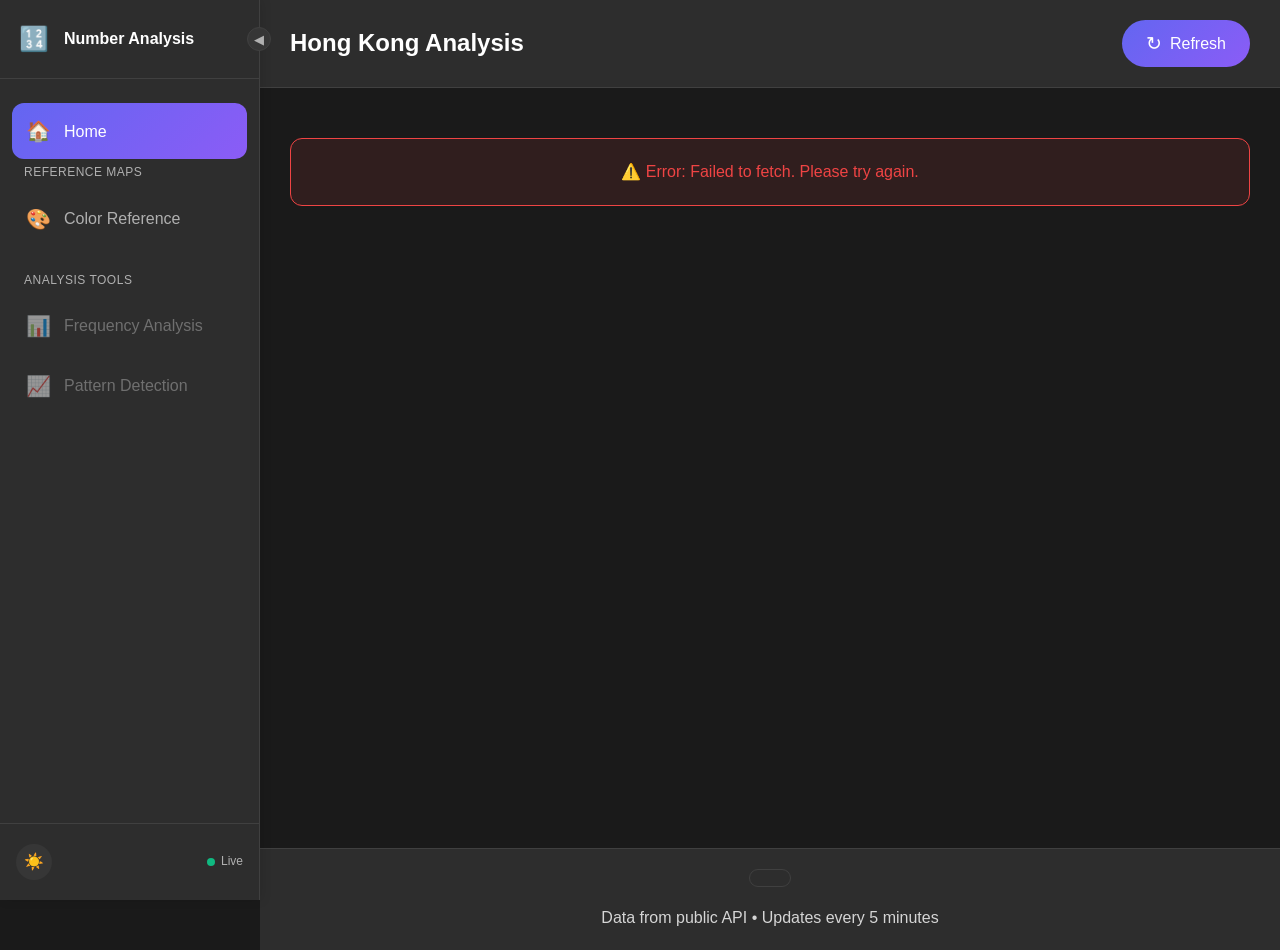
<file: index.html>
<!DOCTYPE html>
<html lang="en">
<head>
    <meta charset="UTF-8">
    <meta name="viewport" content="width=device-width, initial-scale=1.0">
    <title>Number Analysis - Hong Kong</title>
    
    <!-- Global styles -->
    <link rel="stylesheet" href="css/style.css">
    <link rel="stylesheet" href="css/sidebar.css">
    <link rel="stylesheet" href="css/index.css">
</head>
<body>
    <div class="app-container">
        <!-- Sidebar -->
        <aside class="sidebar" id="sidebar">
            <div class="sidebar-header">
                <div class="logo">🔢</div>
                <div class="sidebar-title">Number Analysis</div>
                <button class="sidebar-toggle" id="sidebarToggle">◀</button>
            </div>
            
            <nav class="sidebar-nav">
                <a href="index.html" class="nav-item active">
                    <span class="nav-icon">🏠</span>
                    <span class="nav-text">Home</span>
                </a>
                
                <div class="nav-section">
                    <div class="nav-section-title">Reference Maps</div>
                    <a href="color-map.html" class="nav-item">
                        <span class="nav-icon">🎨</span>
                        <span class="nav-text">Color Reference</span>
                    </a>
                </div>
                
                <div class="nav-section">
                    <div class="nav-section-title">Analysis Tools</div>
                    <a href="#" class="nav-item disabled">
                        <span class="nav-icon">📊</span>
                        <span class="nav-text">Frequency Analysis</span>
                    </a>
                    <a href="#" class="nav-item disabled">
                        <span class="nav-icon">📈</span>
                        <span class="nav-text">Pattern Detection</span>
                    </a>
                </div>
            </nav>
            
            <div class="sidebar-footer">
                <div class="theme-toggle-mini" id="themeToggleMini">
                    <span class="theme-icon">🌙</span>
                </div>
                <div class="data-status" id="dataStatus">
                    <span class="status-dot"></span>
                    Live
                </div>
            </div>
        </aside>

        <!-- Main Content -->
        <main class="main-content" id="mainContent">
            <header class="content-header">
                <button class="mobile-menu-btn" id="mobileMenuBtn">☰</button>
                <h1 class="page-title">Hong Kong Analysis</h1>
                <div class="header-actions">
                    <button class="refresh-btn" id="refreshBtn">
                        <span class="refresh-icon">↻</span>
                        Refresh
                    </button>
                </div>
            </header>

            <div class="content-body">
                <div class="home-container">
                    <!-- Loading State -->
                    <div id="loading" class="loading-state">
                        <div class="spinner"></div>
                        <p>Loading data...</p>
                    </div>

                    <!-- Error State -->
                    <div id="error" class="error-state" style="display: none;"></div>

                    <!-- Main Content -->
                    <div id="content" style="display: none;">
                        <!-- Top Row: Latest Draw + Quick Stats -->
                        <div class="top-row">
                            <!-- Latest Draw Section -->
                            <section class="latest-draw-section">
                                <h2 class="section-title">📅 Latest Draw</h2>
                                <div id="latestDraw"></div>
                            </section>

                            <!-- Quick Stats Section -->
                            <section class="latest-draw-section">
                                <h2 class="section-title">📊 Quick Stats</h2>
                                <div class="quick-stats-grid" id="quickStats"></div>
                            </section>
                        </div>

                        <!-- Query Section -->
                        <section class="query-section">
                            <h2 class="section-title">🔍 Query Historical Draws</h2>
                            
                            <!-- Query Type Selector -->
                            <div class="query-type-selector">
                                <label class="query-option">
                                    <input type="radio" name="queryType" value="single" checked>
                                    <span>Single Draw</span>
                                </label>
                                <label class="query-option">
                                    <input type="radio" name="queryType" value="range">
                                    <span>Date Range</span>
                                </label>
                                <label class="query-option">
                                    <input type="radio" name="queryType" value="recent">
                                    <span>Most Recent</span>
                                </label>
                            </div>

                            <!-- Query Inputs -->
                            <div class="query-inputs">
                                <!-- Single Draw Input -->
                                <div class="input-group" id="singleInput">
                                    <label>Draw Number:</label>
                                    <input type="text" id="drawNumber" placeholder="e.g., 2026028">
                                </div>

                                <!-- Date Range Input (hidden by default) -->
                                <div class="input-group" id="rangeInput" style="display: none;">
                                    <label>Date Range:</label>
                                    <div class="date-range">
                                        <input type="date" id="dateFrom">
                                        <span>to</span>
                                        <input type="date" id="dateTo">
                                    </div>
                                </div>

                                <!-- Recent Draws Input (hidden by default) -->
                                <div class="input-group" id="recentInput" style="display: none;">
                                    <label>Number of draws:</label>
                                    <div class="slider-group">
                                        <input type="range" id="recentSlider" min="1" max="50" value="5">
                                        <span class="slider-value" id="recentValue">5</span>
                                    </div>
                                </div>
                            </div>

                            <!-- Action Buttons -->
                            <div class="query-actions">
                                <button class="btn btn-primary" id="searchBtn">🔍 Search</button>
                                <button class="btn btn-secondary" id="clearBtn">✕ Clear</button>
                            </div>
                        </section>

                        <!-- Special Filters Section -->
                        <section class="special-filters">
                            <h2 class="section-title">⭐ Special Filters</h2>
                            <div class="filters-grid">
                                <div class="filter-chip" data-filter="snowball">
                                    <span class="chip-icon">🏆</span>
                                    <span>Snowball Draws</span>
                                </div>
                                <div class="filter-chip" data-filter="jackpot">
                                    <span class="chip-icon">🎯</span>
                                    <span>Jackpot Rounds</span>
                                </div>
                                <div class="filter-chip" data-filter="high-payout">
                                    <span class="chip-icon">📈</span>
                                    <span>High Payout</span>
                                </div>
                                <div class="filter-chip" data-filter="festival">
                                    <span class="chip-icon">🎪</span>
                                    <span>Festival Specials</span>
                                </div>
                                <div class="filter-chip" data-filter="new-year">
                                    <span class="chip-icon">✨</span>
                                    <span>New Year Special</span>
                                </div>
                            </div>
                        </section>

                        <!-- Results Section -->
                        <section class="results-section">
                            <div class="results-header">
                                <h2 class="section-title">📋 Results</h2>
                                <span class="results-count" id="resultsCount">Loading...</span>
                            </div>
                            
                            <div class="results-grid" id="resultsGrid"></div>
                            
                            <!-- Pagination -->
                            <div class="pagination">
                                <button class="pagination-btn" id="prevPage" disabled>← Previous</button>
                                <span class="page-info" id="pageInfo">Page 1 of 1</span>
                                <button class="pagination-btn" id="nextPage" disabled>Next →</button>
                            </div>
                        </section>
                    </div>
                </div>
            </div>

            <footer class="content-footer">
                <div id="lastUpdated" class="last-updated"></div>
                <p class="footer-note">Data from public API • Updates every 5 minutes</p>
            </footer>
        </main>
    </div>

    <!-- Core functionality -->
    <script src="js/core.js"></script>
    <!-- Home page specific JavaScript -->
    <script src="js/index.js"></script>
</body>
</html>
</file>
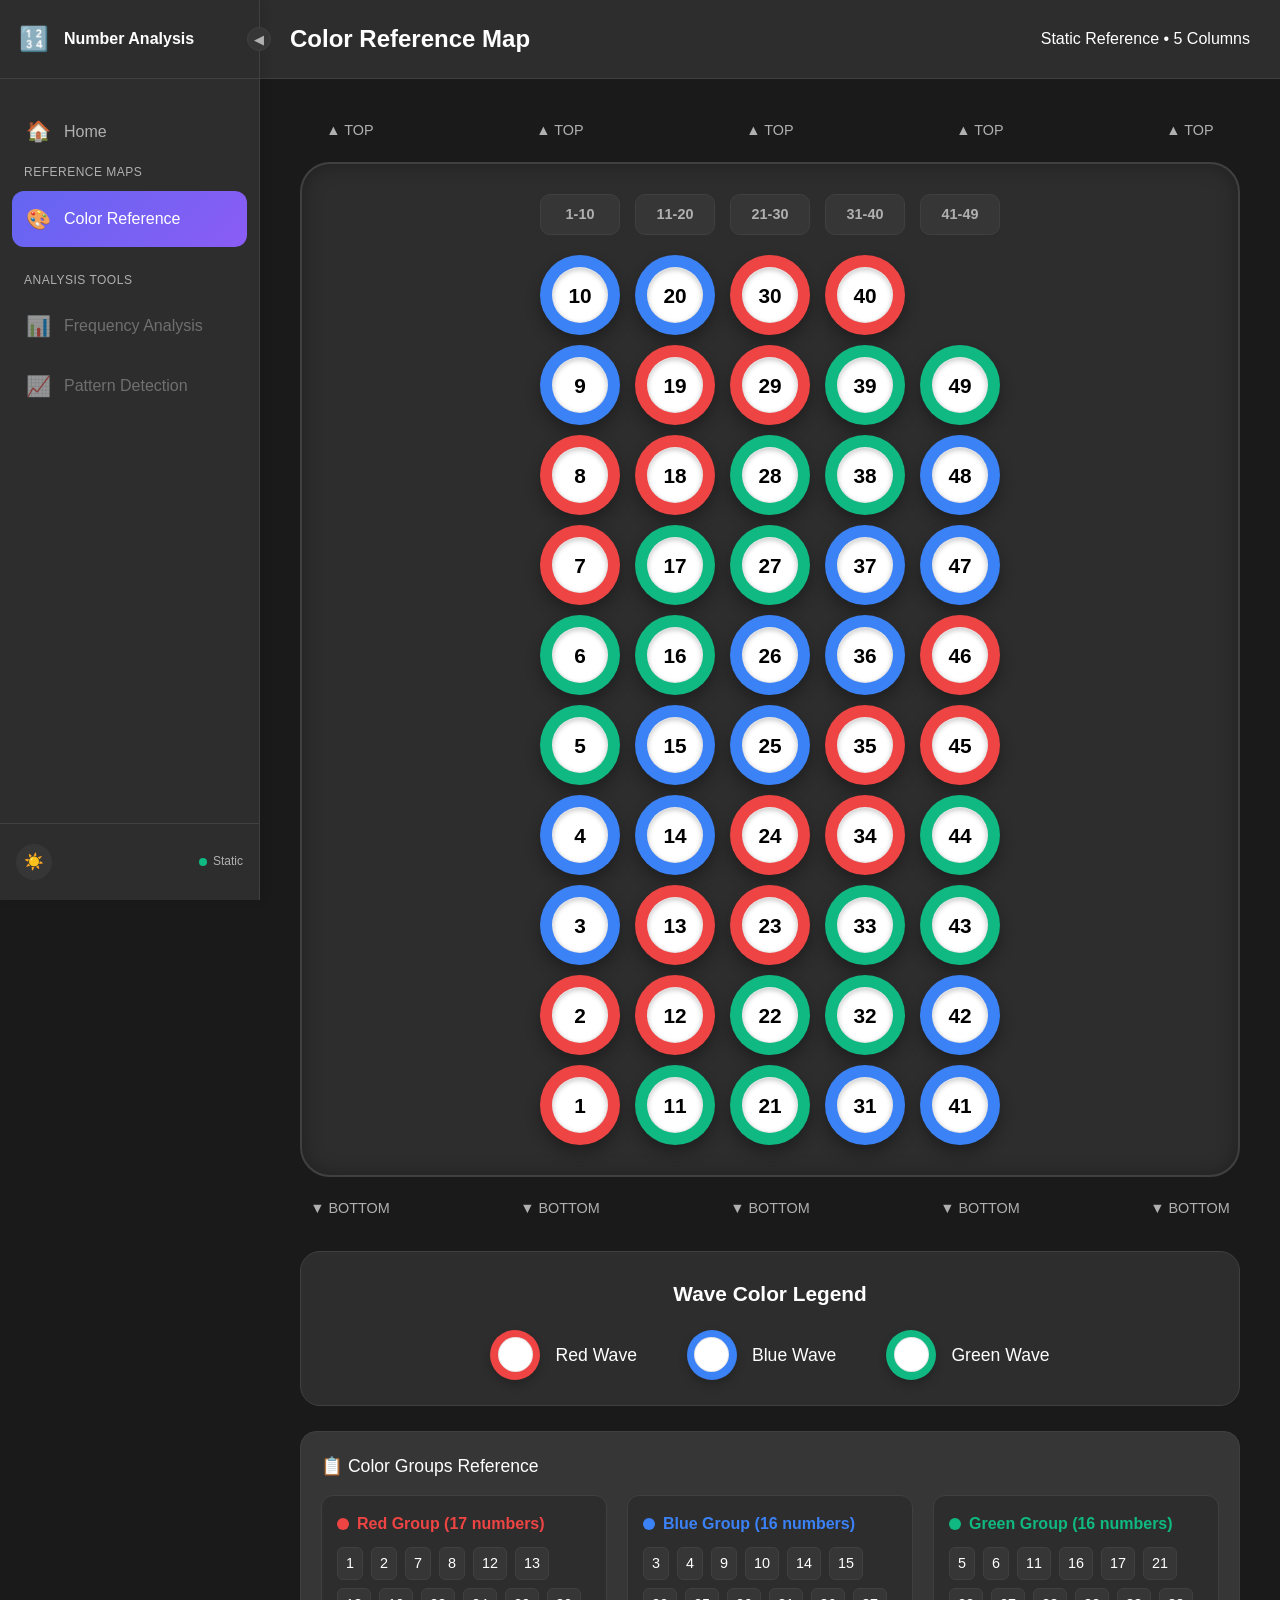
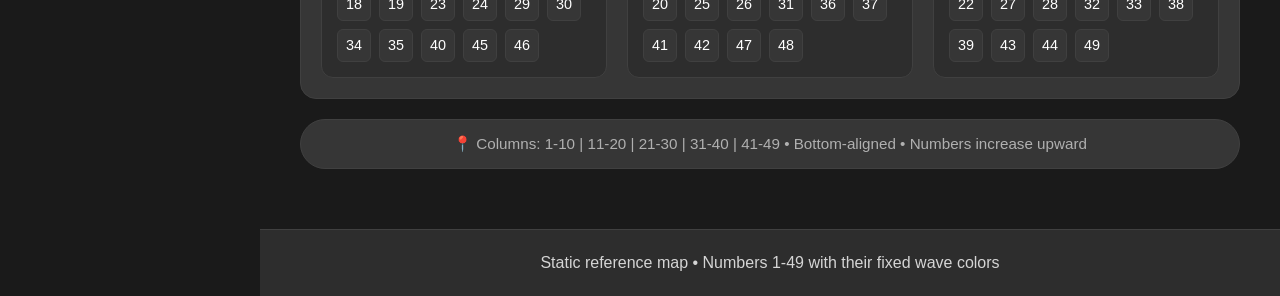
<file: color-map.html>
<!DOCTYPE html>
<html lang="en">
<head>
    <meta charset="UTF-8">
    <meta name="viewport" content="width=device-width, initial-scale=1.0">
    <title>Number Analysis - Color Reference</title>
    
    <!-- Global styles (themes, base, utilities) -->
    <link rel="stylesheet" href="css/style.css">
    <!-- Consistent sidebar across all pages -->
    <link rel="stylesheet" href="css/sidebar.css">
    <!-- Color map specific styles -->
    <link rel="stylesheet" href="css/color-map.css">
</head>
<body>
    <div class="app-container">
        <!-- Sidebar - same structure across all pages -->
        <aside class="sidebar" id="sidebar">
            <div class="sidebar-header">
                <div class="logo">🔢</div>
                <div class="sidebar-title">Number Analysis</div>
                <button class="sidebar-toggle" id="sidebarToggle">◀</button>
            </div>
            
        <nav class="sidebar-nav">
            <a href="index.html" class="nav-item">
                <span class="nav-icon">🏠</span>
                <span class="nav-text">Home</span>
            </a>
            
            <div class="nav-section">
                <div class="nav-section-title">Reference Maps</div>
                <a href="color-map.html" class="nav-item active">
                    <span class="nav-icon">🎨</span>
                    <span class="nav-text">Color Reference</span>
                </a>
            </div>
            
            <div class="nav-section">
                <div class="nav-section-title">Analysis Tools</div>
                <a href="#" class="nav-item disabled">
                    <span class="nav-icon">📊</span>
                    <span class="nav-text">Frequency Analysis</span>
                </a>
                <a href="#" class="nav-item disabled">
                    <span class="nav-icon">📈</span>
                    <span class="nav-text">Pattern Detection</span>
                </a>
            </div>
        </nav>
            
            <div class="sidebar-footer">
                <div class="theme-toggle-mini" id="themeToggleMini">
                    <span class="theme-icon">🌙</span>
                </div>
                <div class="data-status" id="dataStatus">
                    <span class="status-dot"></span>
                    Static
                </div>
            </div>
        </aside>

        <!-- Main Content -->
        <main class="main-content" id="mainContent">
            <header class="content-header">
                <button class="mobile-menu-btn" id="mobileMenuBtn">☰</button>
                <h1 class="page-title">Color Reference Map</h1>
                <div class="header-actions">
                    <span class="badge">Static Reference • 5 Columns</span>
                </div>
            </header>

            <div class="content-body">
                <div class="color-map-container">
                    <!-- Loading State -->
                    <div id="loading" class="loading-state">
                        <div class="spinner"></div>
                        <p>Loading color map...</p>
                    </div>

                    <!-- Error State -->
                    <div id="error" class="error-state" style="display: none;"></div>

                    <!-- Main Content -->
                    <div id="content" style="display: none;">
                        <!-- Top marker -->
                        <div class="marker-row top-marker">
                            <span>▲ TOP</span>
                            <span>▲ TOP</span>
                            <span>▲ TOP</span>
                            <span>▲ TOP</span>
                            <span>▲ TOP</span>
                        </div>
                        
                        <!-- Machine Display -->
                        <div class="machine-display" id="machineDisplay"></div>
                        
                        <!-- Bottom marker -->
                        <div class="marker-row bottom-marker">
                            <span>▼ BOTTOM</span>
                            <span>▼ BOTTOM</span>
                            <span>▼ BOTTOM</span>
                            <span>▼ BOTTOM</span>
                            <span>▼ BOTTOM</span>
                        </div>
                        
                        <!-- Legend Panel -->
                        <div class="legend-panel">
                            <div class="legend-title">Wave Color Legend</div>
                            <div class="legend-items">
                                <div class="legend-item">
                                    <div class="legend-ball" style="background: #ef4444">
                                        <div class="legend-inner"></div>
                                    </div>
                                    <span class="legend-text">Red Wave</span>
                                </div>
                                <div class="legend-item">
                                    <div class="legend-ball" style="background: #3b82f6">
                                        <div class="legend-inner"></div>
                                    </div>
                                    <span class="legend-text">Blue Wave</span>
                                </div>
                                <div class="legend-item">
                                    <div class="legend-ball" style="background: #10b981">
                                        <div class="legend-inner"></div>
                                    </div>
                                    <span class="legend-text">Green Wave</span>
                                </div>
                            </div>
                        </div>
                        
                        <!-- Color Groups Summary -->
                        <div class="color-summary" id="colorSummary"></div>
                        
                        <!-- Column Info -->
                        <div class="col-info">
                            <span>📍 Columns: 1-10 | 11-20 | 21-30 | 31-40 | 41-49 • Bottom-aligned • Numbers increase upward</span>
                        </div>
                    </div>
                </div>
            </div>

            <footer class="content-footer">
                <p class="footer-note">Static reference map • Numbers 1-49 with their fixed wave colors</p>
            </footer>
        </main>
    </div>

    <!-- Core functionality (shared across all pages) -->
    <script src="js/core.js"></script>
    <!-- Color map specific JavaScript -->
    <script src="js/color-map.js"></script>
</body>
</html>
</file>
<file: css/style.css>
/* Dark mode variables */
:root {
    --bg-primary: #1a1a1a;
    --bg-secondary: #2d2d2d;
    --bg-tertiary: #363636;
    --text-primary: #ffffff;
    --text-secondary: #b0b0b0;
    --accent-primary: #6366f1;
    --accent-secondary: #818cf8;
    --accent-gradient: linear-gradient(135deg, #6366f1, #8b5cf6);
    --border-color: #404040;
    --success-color: #10b981;
    --warning-color: #f59e0b;
    --error-color: #ef4444;
    --card-shadow: 0 10px 30px rgba(0, 0, 0, 0.3);
    --transition-speed: 0.3s;
}

/* Light mode variables */
[data-theme="light"] {
    --bg-primary: #f3f4f6;
    --bg-secondary: #ffffff;
    --bg-tertiary: #f9fafb;
    --text-primary: #111827;
    --text-secondary: #4b5563;
    --accent-primary: #4f46e5;
    --accent-secondary: #6366f1;
    --accent-gradient: linear-gradient(135deg, #4f46e5, #7c3aed);
    --border-color: #e5e7eb;
    --card-shadow: 0 10px 30px rgba(0, 0, 0, 0.1);
}

* {
    margin: 0;
    padding: 0;
    box-sizing: border-box;
}

body {
    font-family: -apple-system, BlinkMacSystemFont, 'Segoe UI', Roboto, sans-serif;
    background: var(--bg-primary);
    color: var(--text-primary);
    line-height: 1.6;
    transition: background-color var(--transition-speed), color var(--transition-speed);
    min-height: 100vh;
}

.container {
    max-width: 1400px;
    margin: 0 auto;
    padding: 20px;
}

/* Header Styles */
.header {
    background: var(--bg-secondary);
    border-radius: 24px;
    padding: 30px;
    margin-bottom: 30px;
    box-shadow: var(--card-shadow);
    border: 1px solid var(--border-color);
}

.header-content {
    display: flex;
    justify-content: space-between;
    align-items: center;
    margin-bottom: 15px;
    flex-wrap: wrap;
    gap: 20px;
}

.title {
    font-size: 2.5em;
    background: var(--accent-gradient);
    -webkit-background-clip: text;
    -webkit-text-fill-color: transparent;
    background-clip: text;
    font-weight: 700;
}

.header-controls {
    display: flex;
    gap: 15px;
    align-items: center;
}

.theme-toggle {
    background: var(--bg-tertiary);
    border: 1px solid var(--border-color);
    border-radius: 50%;
    width: 48px;
    height: 48px;
    cursor: pointer;
    display: flex;
    align-items: center;
    justify-content: center;
    font-size: 1.5em;
    transition: all var(--transition-speed);
}

.theme-toggle:hover {
    transform: rotate(15deg);
    border-color: var(--accent-primary);
}

.refresh-btn {
    background: var(--accent-gradient);
    color: white;
    border: none;
    padding: 12px 24px;
    border-radius: 30px;
    font-size: 1em;
    cursor: pointer;
    display: flex;
    align-items: center;
    gap: 8px;
    transition: transform var(--transition-speed), box-shadow var(--transition-speed);
    font-weight: 500;
}

.refresh-btn:hover {
    transform: translateY(-2px);
    box-shadow: 0 10px 20px rgba(99, 102, 241, 0.3);
}

.refresh-icon {
    font-size: 1.2em;
    transition: transform var(--transition-speed);
}

.refresh-btn:hover .refresh-icon {
    transform: rotate(180deg);
}

.subtitle {
    color: var(--text-secondary);
    font-size: 1.1em;
}

/* Content Grid */
.content-grid {
    display: grid;
    grid-template-columns: repeat(auto-fit, minmax(350px, 1fr));
    gap: 25px;
    animation: fadeIn 0.5s ease;
}

@keyframes fadeIn {
    from { opacity: 0; transform: translateY(20px); }
    to { opacity: 1; transform: translateY(0); }
}

/* Data Card */
.data-card {
    background: var(--bg-secondary);
    border-radius: 20px;
    padding: 25px;
    box-shadow: var(--card-shadow);
    border: 1px solid var(--border-color);
    transition: transform var(--transition-speed), box-shadow var(--transition-speed);
    animation: slideIn 0.5s ease;
}

@keyframes slideIn {
    from { opacity: 0; transform: translateX(-20px); }
    to { opacity: 1; transform: translateX(0); }
}

.data-card:hover {
    transform: translateY(-5px);
    box-shadow: 0 20px 40px rgba(0, 0, 0, 0.4);
}

.card-header {
    display: flex;
    justify-content: space-between;
    align-items: center;
    margin-bottom: 20px;
    padding-bottom: 15px;
    border-bottom: 2px solid var(--border-color);
}

.region-name {
    font-size: 1.4em;
    font-weight: 600;
    background: var(--accent-gradient);
    -webkit-background-clip: text;
    -webkit-text-fill-color: transparent;
    background-clip: text;
}

.draw-number {
    background: var(--bg-tertiary);
    padding: 6px 12px;
    border-radius: 20px;
    font-size: 0.9em;
    color: var(--text-secondary);
    border: 1px solid var(--border-color);
}

/* Numbers Grid */
.numbers-grid {
    display: grid;
    grid-template-columns: repeat(7, 1fr);
    gap: 10px;
    margin: 20px 0;
}

.number-ball {
    aspect-ratio: 1;
    border-radius: 50%;
    display: flex;
    flex-direction: column;
    align-items: center;
    justify-content: center;
    color: white;
    font-weight: bold;
    font-size: 1.2em;
    box-shadow: 0 5px 15px rgba(0, 0, 0, 0.3);
    position: relative;
    animation: popIn 0.5s ease;
    text-shadow: 0 2px 4px rgba(0, 0, 0, 0.3);
}

@keyframes popIn {
    0% { transform: scale(0); }
    80% { transform: scale(1.1); }
    100% { transform: scale(1); }
}

.number-ball small {
    font-size: 0.4em;
    margin-top: 2px;
    opacity: 0.9;
}

/* Stats Grid */
.stats-grid {
    display: grid;
    grid-template-columns: repeat(2, 1fr);
    gap: 12px;
    margin-top: 20px;
    padding-top: 20px;
    border-top: 2px solid var(--border-color);
}

.stat-item {
    background: var(--bg-tertiary);
    padding: 12px;
    border-radius: 12px;
    text-align: center;
    border: 1px solid var(--border-color);
}

.stat-label {
    color: var(--text-secondary);
    font-size: 0.85em;
    margin-bottom: 5px;
}

.stat-value {
    font-weight: 700;
    font-size: 1.2em;
    color: var(--accent-secondary);
}

.stat-value.highlight {
    color: var(--success-color);
}

/* Loading State */
.loading-state {
    text-align: center;
    padding: 60px;
    color: var(--text-secondary);
}

.spinner {
    width: 50px;
    height: 50px;
    border: 3px solid var(--border-color);
    border-top-color: var(--accent-primary);
    border-radius: 50%;
    margin: 0 auto 20px;
    animation: spin 1s linear infinite;
}

@keyframes spin {
    to { transform: rotate(360deg); }
}

/* Error State */
.error-state {
    background: rgba(239, 68, 68, 0.1);
    border: 1px solid var(--error-color);
    color: var(--error-color);
    padding: 20px;
    border-radius: 12px;
    text-align: center;
    margin: 20px 0;
}

/* Footer */
.footer {
    margin-top: 40px;
    text-align: center;
    color: var(--text-secondary);
    font-size: 0.9em;
}

.last-updated {
    background: var(--bg-secondary);
    display: inline-block;
    padding: 8px 20px;
    border-radius: 30px;
    margin-bottom: 10px;
    border: 1px solid var(--border-color);
}

.footer-note {
    opacity: 0.8;
}

/* Responsive Design */
@media (max-width: 768px) {
    .container {
        padding: 10px;
    }
    
    .header {
        padding: 20px;
    }
    
    .title {
        font-size: 2em;
    }
    
    .header-content {
        flex-direction: column;
        align-items: flex-start;
    }
    
    .numbers-grid {
        grid-template-columns: repeat(4, 1fr);
    }
    
    .content-grid {
        grid-template-columns: 1fr;
    }
}

@media (max-width: 480px) {
    .numbers-grid {
        grid-template-columns: repeat(2, 1fr);
    }
    
    .stats-grid {
        grid-template-columns: 1fr;
    }
}

/* Add these new styles to your existing CSS */

/* Hero Section */
.hero-section {
    margin-bottom: 40px;
}

.section-title {
    font-size: 1.8em;
    margin-bottom: 20px;
    color: var(--text-primary);
    border-left: 4px solid var(--accent-primary);
    padding-left: 15px;
}

.latest-draw-card {
    background: var(--bg-secondary);
    border-radius: 24px;
    padding: 30px;
    box-shadow: var(--card-shadow);
    border: 1px solid var(--border-color);
}

.draw-header-large {
    display: flex;
    justify-content: space-between;
    align-items: center;
    margin-bottom: 30px;
    padding-bottom: 20px;
    border-bottom: 2px solid var(--border-color);
}

.draw-number-large {
    font-size: 2em;
    font-weight: bold;
    background: var(--accent-gradient);
    -webkit-background-clip: text;
    -webkit-text-fill-color: transparent;
    background-clip: text;
}

.draw-date-large {
    font-size: 1.2em;
    color: var(--text-secondary);
}

.numbers-row {
    display: flex;
    gap: 15px;
    justify-content: center;
    margin: 30px 0;
}

.ball-large {
    width: 90px;
    height: 90px;
    border-radius: 50%;
    display: flex;
    flex-direction: column;
    align-items: center;
    justify-content: center;
    color: white;
    font-weight: bold;
    font-size: 2em;
    box-shadow: 0 10px 20px rgba(0, 0, 0, 0.3);
    animation: popIn 0.5s ease;
}

.ball-large small {
    font-size: 0.3em;
    margin-top: 5px;
    opacity: 0.9;
}

/* Insights Grid */
.insights-grid {
    display: grid;
    grid-template-columns: repeat(auto-fit, minmax(250px, 1fr));
    gap: 20px;
    margin-bottom: 40px;
}

.insight-card {
    background: var(--bg-secondary);
    border-radius: 20px;
    padding: 25px;
    border: 1px solid var(--border-color);
    transition: transform 0.3s ease;
}

.insight-card:hover {
    transform: translateY(-5px);
}

.insight-icon {
    font-size: 2em;
    margin-bottom: 15px;
}

.insight-title {
    color: var(--text-secondary);
    font-size: 0.9em;
    text-transform: uppercase;
    letter-spacing: 1px;
    margin-bottom: 10px;
}

.insight-value {
    font-size: 2.5em;
    font-weight: bold;
    color: var(--accent-secondary);
    margin-bottom: 5px;
}

.insight-subtitle {
    color: var(--text-secondary);
    font-size: 0.9em;
}

/* Extra Info Cards */
.info-cards-grid {
    display: grid;
    grid-template-columns: repeat(auto-fit, minmax(200px, 1fr));
    gap: 20px;
}

.extra-info-card {
    background: var(--bg-secondary);
    border-radius: 16px;
    padding: 20px;
    border: 1px solid var(--border-color);
    text-align: center;
}

.extra-info-label {
    color: var(--text-secondary);
    font-size: 0.9em;
    margin-bottom: 10px;
}

.extra-info-value {
    font-size: 1.4em;
    font-weight: bold;
    color: var(--accent-primary);
}

.extra-info-tag {
    display: inline-block;
    padding: 4px 12px;
    border-radius: 20px;
    font-size: 0.9em;
    margin-top: 10px;
}

.tag-red {
    background: rgba(239, 68, 68, 0.2);
    color: #ef4444;
}

.tag-blue {
    background: rgba(59, 130, 246, 0.2);
    color: #3b82f6;
}

.tag-green {
    background: rgba(16, 185, 129, 0.2);
    color: #10b981;
}

/* Responsive adjustments */
@media (max-width: 768px) {
    .ball-large {
        width: 60px;
        height: 60px;
        font-size: 1.5em;
    }
    
    .numbers-row {
        flex-wrap: wrap;
    }
    
    .insight-value {
        font-size: 2em;
    }
}

/* Color Map Styles */
.color-distribution-card {
    background: var(--bg-secondary);
    border-radius: 20px;
    padding: 25px;
    margin-bottom: 30px;
    border: 1px solid var(--border-color);
}

.distribution-header h3 {
    margin-bottom: 20px;
    color: var(--text-primary);
}

.color-bars {
    margin: 20px 0;
}

.color-bar-item {
    margin-bottom: 15px;
}

.color-bar-label {
    display: flex;
    align-items: center;
    gap: 10px;
    margin-bottom: 5px;
    color: var(--text-primary);
}

.color-dot {
    width: 12px;
    height: 12px;
    border-radius: 50%;
    display: inline-block;
}

.color-bar-progress {
    height: 24px;
    background: var(--bg-tertiary);
    border-radius: 12px;
    overflow: hidden;
}

.color-bar-fill {
    height: 100%;
    transition: width 0.3s ease;
}

.color-bar-count {
    text-align: right;
    margin-top: 5px;
    color: var(--text-secondary);
}

.numbers-with-colors h4 {
    margin: 20px 0 15px;
    color: var(--text-primary);
}

.color-number-grid {
    display: grid;
    grid-template-columns: repeat(auto-fit, minmax(80px, 1fr));
    gap: 15px;
    margin-top: 20px;
}

.color-number-item {
    text-align: center;
}

.color-ball {
    width: 60px;
    height: 60px;
    border-radius: 50%;
    display: flex;
    align-items: center;
    justify-content: center;
    color: white;
    font-weight: bold;
    margin: 0 auto 5px;
    box-shadow: 0 5px 15px rgba(0, 0, 0, 0.3);
}

.color-number-item span {
    color: var(--text-secondary);
    font-size: 0.9em;
}

/* Trends Grid */
.trends-grid {
    display: grid;
    grid-template-columns: repeat(auto-fit, minmax(250px, 1fr));
    gap: 20px;
    margin-bottom: 30px;
}

.trend-card {
    background: var(--bg-secondary);
    border-radius: 16px;
    padding: 20px;
    display: flex;
    gap: 15px;
    border: 1px solid var(--border-color);
    transition: transform 0.3s ease;
}

.trend-card:hover {
    transform: translateY(-5px);
}

.trend-icon {
    font-size: 2em;
}

.trend-content h4 {
    margin-bottom: 10px;
    color: var(--text-primary);
}

.trend-value {
    color: var(--text-secondary);
}

/* Range Matrix */
.range-matrix {
    background: var(--bg-secondary);
    border-radius: 16px;
    padding: 20px;
    border: 1px solid var(--border-color);
}

.range-row {
    display: flex;
    align-items: center;
    padding: 15px;
    border-bottom: 1px solid var(--border-color);
}

.range-row:last-child {
    border-bottom: none;
}

.range-label {
    width: 80px;
    font-weight: bold;
    color: var(--text-primary);
}

.range-colors {
    flex: 1;
    display: flex;
    gap: 15px;
    flex-wrap: wrap;
}

.color-sample {
    padding: 6px 16px;
    border-radius: 20px;
    color: white;
    font-size: 0.9em;
}

/* Heatmap */
.heatmap-container {
    background: var(--bg-secondary);
    border-radius: 16px;
    padding: 25px;
    border: 1px solid var(--border-color);
}

.heatmap-grid {
    display: grid;
    grid-template-columns: repeat(7, 1fr);
    gap: 5px;
    margin-bottom: 20px;
}

.heatmap-cell {
    aspect-ratio: 1;
    display: flex;
    align-items: center;
    justify-content: center;
    color: white;
    font-weight: bold;
    border-radius: 4px;
    font-size: 0.9em;
    transition: transform 0.2s ease;
}

.heatmap-cell:hover {
    transform: scale(1.1);
    z-index: 10;
    box-shadow: 0 5px 15px rgba(0, 0, 0, 0.3);
}

.heatmap-legend {
    display: flex;
    gap: 20px;
    justify-content: center;
    margin-top: 20px;
    flex-wrap: wrap;
}

.legend-item {
    display: flex;
    align-items: center;
    gap: 8px;
    color: var(--text-secondary);
}

.legend-color {
    width: 20px;
    height: 20px;
    border-radius: 4px;
}

/* Analysis Sections */
.analysis-section {
    margin-bottom: 40px;
}

.analysis-section:last-child {
    margin-bottom: 0;
}

/* Responsive adjustments */
@media (max-width: 768px) {
    .color-number-grid {
        grid-template-columns: repeat(3, 1fr);
    }
    
    .range-row {
        flex-direction: column;
        align-items: flex-start;
        gap: 10px;
    }
    
    .range-label {
        width: auto;
    }
    
    .heatmap-grid {
        grid-template-columns: repeat(5, 1fr);
    }
}

@media (max-width: 480px) {
    .color-number-grid {
        grid-template-columns: repeat(2, 1fr);
    }
    
    .heatmap-grid {
        grid-template-columns: repeat(4, 1fr);
    }
    
    .trend-card {
        flex-direction: column;
        text-align: center;
    }
}

/* Zodiac Map Styles */
.zodiac-distribution-card {
    background: var(--bg-secondary);
    border-radius: 20px;
    padding: 25px;
    margin-bottom: 30px;
    border: 1px solid var(--border-color);
}

.distribution-header {
    display: flex;
    justify-content: space-between;
    align-items: center;
    margin-bottom: 20px;
    flex-wrap: wrap;
    gap: 15px;
}

.dominant-badge {
    background: var(--accent-gradient);
    color: white;
    padding: 8px 16px;
    border-radius: 30px;
    font-size: 0.9em;
    display: flex;
    align-items: center;
    gap: 5px;
}

.zodiac-bars {
    margin: 20px 0;
}

.zodiac-bar-item {
    margin-bottom: 15px;
}

.zodiac-bar-label {
    display: flex;
    align-items: center;
    gap: 10px;
    margin-bottom: 5px;
}

.zodiac-emoji {
    font-size: 1.2em;
}

.zodiac-name {
    font-weight: 500;
}

.zodiac-element {
    color: var(--text-secondary);
    font-size: 0.9em;
}

.zodiac-bar-progress {
    height: 24px;
    background: var(--bg-tertiary);
    border-radius: 12px;
    overflow: hidden;
}

.zodiac-bar-fill {
    height: 100%;
    transition: width 0.3s ease;
}

.zodiac-bar-count {
    text-align: right;
    margin-top: 5px;
    color: var(--text-secondary);
}

.zodiac-summary {
    background: var(--bg-tertiary);
    border-radius: 16px;
    padding: 20px;
    margin-top: 20px;
}

.summary-grid {
    display: grid;
    grid-template-columns: repeat(auto-fit, minmax(150px, 1fr));
    gap: 15px;
    margin-top: 10px;
}

.summary-item {
    display: flex;
    justify-content: space-between;
    padding: 10px;
    background: var(--bg-secondary);
    border-radius: 12px;
}

.summary-label {
    color: var(--text-secondary);
}

.summary-value {
    font-weight: bold;
    color: var(--accent-primary);
}

/* Zodiac-Number Mapping */
.mapping-grid {
    display: grid;
    grid-template-columns: repeat(auto-fit, minmax(280px, 1fr));
    gap: 15px;
    margin-bottom: 30px;
}

.mapping-card {
    background: var(--bg-secondary);
    border-radius: 16px;
    padding: 20px;
    border: 1px solid var(--border-color);
    transition: transform 0.3s ease;
}

.mapping-card:hover {
    transform: translateY(-5px);
}

.mapping-header {
    display: flex;
    justify-content: space-between;
    align-items: center;
    margin-bottom: 15px;
    padding-bottom: 10px;
    border-bottom: 1px solid var(--border-color);
}

.mapping-number {
    font-size: 1.5em;
    font-weight: bold;
    color: var(--accent-primary);
}

.mapping-zodiac {
    font-size: 1.1em;
}

.mapping-details {
    display: grid;
    gap: 8px;
}

.mapping-detail {
    display: flex;
    justify-content: space-between;
    font-size: 0.9em;
}

.detail-label {
    color: var(--text-secondary);
}

.detail-value {
    font-weight: 500;
}

/* Patterns Grid */
.patterns-grid {
    display: grid;
    grid-template-columns: repeat(auto-fit, minmax(250px, 1fr));
    gap: 20px;
    margin-bottom: 30px;
}

.pattern-card {
    background: var(--bg-secondary);
    border-radius: 16px;
    padding: 20px;
    display: flex;
    gap: 15px;
    border: 1px solid var(--border-color);
}

.pattern-icon {
    font-size: 2em;
}

.pattern-content h4 {
    margin-bottom: 10px;
    color: var(--text-primary);
}

.pattern-value {
    color: var(--text-secondary);
    margin-bottom: 10px;
}

.pattern-elements {
    display: flex;
    gap: 8px;
    flex-wrap: wrap;
}

.element-tag {
    padding: 4px 12px;
    border-radius: 20px;
    font-size: 0.8em;
    background: var(--bg-tertiary);
    color: var(--text-primary);
}

.element-wood { background: #10b981; color: white; }
.element-fire { background: #ef4444; color: white; }
.element-earth { background: #8b5cf6; color: white; }
.element-metal { background: #f59e0b; color: white; }
.element-water { background: #3b82f6; color: white; }

/* Element Groups */
.elements-container {
    display: grid;
    grid-template-columns: repeat(auto-fit, minmax(200px, 1fr));
    gap: 20px;
}

.element-card {
    background: var(--bg-secondary);
    border-radius: 16px;
    padding: 20px;
    border: 1px solid var(--border-color);
}

.element-header {
    display: flex;
    justify-content: space-between;
    align-items: center;
    margin-bottom: 15px;
}

.element-header h4 {
    color: var(--text-primary);
}

.element-count {
    background: var(--accent-gradient);
    color: white;
    padding: 4px 10px;
    border-radius: 20px;
    font-size: 0.8em;
}

.element-zodiacs {
    display: grid;
    grid-template-columns: repeat(2, 1fr);
    gap: 10px;
    margin-bottom: 15px;
}

.element-zodiac {
    text-align: center;
    padding: 8px;
    background: var(--bg-tertiary);
    border-radius: 12px;
    opacity: 0.5;
}

.element-zodiac.active {
    opacity: 1;
    border: 2px solid var(--accent-primary);
}

.element-zodiac small {
    display: block;
    font-size: 0.7em;
    color: var(--text-secondary);
}

.element-numbers {
    font-size: 0.9em;
    color: var(--accent-secondary);
    padding-top: 10px;
    border-top: 1px solid var(--border-color);
}

/* Responsive adjustments */
@media (max-width: 768px) {
    .distribution-header {
        flex-direction: column;
        align-items: flex-start;
    }
    
    .mapping-grid {
        grid-template-columns: 1fr;
    }
    
    .elements-container {
        grid-template-columns: 1fr;
    }
}
</file>
<file: css/sidebar.css>
/* Sidebar Styles */
:root {
    --sidebar-width: 260px;
    --sidebar-collapsed-width: 70px;
    --sidebar-bg: var(--bg-secondary);
    --sidebar-hover: var(--bg-tertiary);
    --sidebar-border: var(--border-color);
}

.app-container {
    display: flex;
    min-height: 100vh;
    position: relative;
}

/* Sidebar */
.sidebar {
    width: var(--sidebar-width);
    background: var(--sidebar-bg);
    border-right: 1px solid var(--sidebar-border);
    display: flex;
    flex-direction: column;
    transition: width 0.3s ease;
    position: fixed;
    top: 0;
    left: 0;
    bottom: 0;
    z-index: 1000;
    box-shadow: 2px 0 10px rgba(0, 0, 0, 0.1);
}

.sidebar.collapsed {
    width: var(--sidebar-collapsed-width);
}

/* Sidebar Header */
.sidebar-header {
    padding: 20px 16px;
    display: flex;
    align-items: center;
    gap: 12px;
    border-bottom: 1px solid var(--sidebar-border);
    position: relative;
}

.logo {
    font-size: 24px;
    min-width: 36px;
    text-align: center;
}

.sidebar-title {
    font-size: 16px;
    font-weight: 600;
    color: var(--text-primary);
    white-space: nowrap;
    overflow: hidden;
    transition: opacity 0.3s ease;
}

.sidebar.collapsed .sidebar-title {
    opacity: 0;
    width: 0;
}

.sidebar-toggle {
    background: var(--bg-tertiary);
    border: 1px solid var(--sidebar-border);
    color: var(--text-secondary);
    width: 24px;
    height: 24px;
    border-radius: 50%;
    display: flex;
    align-items: center;
    justify-content: center;
    cursor: pointer;
    position: absolute;
    right: -12px;
    top: 50%;
    transform: translateY(-50%);
    transition: all 0.3s ease;
    z-index: 10;
}

.sidebar-toggle:hover {
    background: var(--accent-primary);
    color: white;
}

.sidebar.collapsed .sidebar-toggle {
    transform: translateY(-50%) rotate(180deg);
}

/* Sidebar Navigation */
.sidebar-nav {
    flex: 1;
    padding: 20px 12px;
    overflow-y: auto;
}

.nav-section {
    margin-bottom: 24px;
}

.nav-section-title {
    font-size: 12px;
    text-transform: uppercase;
    color: var(--text-secondary);
    padding: 0 12px;
    margin-bottom: 8px;
    letter-spacing: 0.5px;
    white-space: nowrap;
    transition: opacity 0.3s ease;
}

.sidebar.collapsed .nav-section-title {
    opacity: 0;
    height: 0;
    margin: 0;
}

.nav-item {
    display: flex;
    align-items: center;
    padding: 12px;
    margin: 4px 0;
    border-radius: 12px;
    color: var(--text-secondary);
    text-decoration: none;
    transition: all 0.2s ease;
    white-space: nowrap;
}

.nav-item:hover {
    background: var(--sidebar-hover);
    color: var(--text-primary);
}

.nav-item.active {
    background: var(--accent-gradient);
    color: white;
}

.nav-item.disabled {
    opacity: 0.5;
    cursor: not-allowed;
    pointer-events: none;
}

.nav-icon {
    font-size: 20px;
    min-width: 28px;
    text-align: center;
}

.nav-text {
    margin-left: 12px;
    transition: opacity 0.3s ease;
}

.sidebar.collapsed .nav-text {
    opacity: 0;
    width: 0;
    display: none;
}

/* Sidebar Footer */
.sidebar-footer {
    padding: 20px 16px;
    border-top: 1px solid var(--sidebar-border);
    display: flex;
    align-items: center;
    justify-content: space-between;
}

.theme-toggle-mini {
    width: 36px;
    height: 36px;
    border-radius: 50%;
    background: var(--bg-tertiary);
    display: flex;
    align-items: center;
    justify-content: center;
    cursor: pointer;
    transition: all 0.2s ease;
}

.theme-toggle-mini:hover {
    background: var(--accent-primary);
    color: white;
}

.data-status {
    display: flex;
    align-items: center;
    gap: 6px;
    font-size: 12px;
    color: var(--text-secondary);
    white-space: nowrap;
    transition: opacity 0.3s ease;
}

.sidebar.collapsed .data-status {
    opacity: 0;
    width: 0;
}

.status-dot {
    width: 8px;
    height: 8px;
    border-radius: 50%;
    background: #10b981;
    animation: pulse 2s infinite;
}

@keyframes pulse {
    0% { opacity: 1; }
    50% { opacity: 0.5; }
    100% { opacity: 1; }
}

/* Main Content */
.main-content {
    flex: 1;
    margin-left: var(--sidebar-width);
    transition: margin-left 0.3s ease;
    min-height: 100vh;
    background: var(--bg-primary);
}

.sidebar.collapsed + .main-content {
    margin-left: var(--sidebar-collapsed-width);
}

.content-header {
    padding: 20px 30px;
    background: var(--bg-secondary);
    border-bottom: 1px solid var(--border-color);
    display: flex;
    align-items: center;
    justify-content: space-between;
    position: sticky;
    top: 0;
    z-index: 100;
}

.mobile-menu-btn {
    display: none;
    font-size: 24px;
    background: none;
    border: none;
    color: var(--text-primary);
    cursor: pointer;
}

.page-title {
    font-size: 24px;
    color: var(--text-primary);
    margin: 0;
}

.header-actions {
    display: flex;
    gap: 12px;
}

.content-body {
    padding: 30px;
    min-height: calc(100vh - 140px);
}

.content-footer {
    padding: 20px 30px;
    background: var(--bg-secondary);
    border-top: 1px solid var(--border-color);
    text-align: center;
}

/* Responsive Design */
@media (max-width: 768px) {
    .sidebar {
        transform: translateX(-100%);
        transition: transform 0.3s ease;
    }
    
    .sidebar.mobile-open {
        transform: translateX(0);
    }
    
    .main-content {
        margin-left: 0 !important;
    }
    
    .mobile-menu-btn {
        display: block;
    }
    
    .content-header {
        padding: 15px 20px;
    }
    
    .content-body {
        padding: 20px;
    }
}
</file>
<file: css/index.css>
/* css/index.css - Home page specific styles */

.home-container {
    max-width: 1400px;
    margin: 0 auto;
}

/* Top row layout */
.top-row {
    display: grid;
    grid-template-columns: 1fr 1fr;
    gap: 20px;
    margin-bottom: 30px;
}

/* Latest draw section */
.latest-draw-section {
    background: var(--bg-secondary);
    border-radius: 24px;
    padding: 25px;
    border: 1px solid var(--border-color);
}

.section-title {
    font-size: 1.3em;
    margin-bottom: 20px;
    color: var(--text-primary);
    border-left: 4px solid var(--accent-primary);
    padding-left: 15px;
}

.draw-header {
    display: flex;
    justify-content: space-between;
    align-items: center;
    margin-bottom: 20px;
    flex-wrap: wrap;
    gap: 15px;
}

.draw-number {
    font-size: 1.8em;
    font-weight: bold;
    background: var(--accent-gradient);
    -webkit-background-clip: text;
    -webkit-text-fill-color: transparent;
    background-clip: text;
}

.draw-date {
    color: var(--text-secondary);
    font-size: 1.1em;
}

/* Numbers row - machine-style balls */
.numbers-row {
    display: flex;
    gap: 12px;
    justify-content: center;
    flex-wrap: wrap;
    margin: 20px 0;
}

.draw-ball {
    width: 70px;
    height: 70px;
    border-radius: 50%;
    display: flex;
    align-items: center;
    justify-content: center;
    position: relative;
    box-shadow: 0 8px 15px rgba(0,0,0,0.3);
}

.draw-ball .ball-inner {
    width: 70%;
    height: 70%;
    background: white;
    border-radius: 50%;
    display: flex;
    align-items: center;
    justify-content: center;
    font-weight: bold;
    font-size: 1.3em;
    color: black;
    box-shadow: inset 0 2px 5px rgba(0,0,0,0.2);
    border: 1px solid rgba(0,0,0,0.1);
}

/* Quick stats grid */
.quick-stats-grid {
    display: grid;
    grid-template-columns: repeat(2, 1fr);
    gap: 15px;
    margin-top: 15px;
}

.stat-card {
    background: var(--bg-tertiary);
    border-radius: 16px;
    padding: 15px;
    text-align: center;
    border: 1px solid var(--border-color);
}

.stat-card .stat-icon {
    font-size: 1.5em;
    margin-bottom: 8px;
}

.stat-card .stat-label {
    color: var(--text-secondary);
    font-size: 0.8em;
    text-transform: uppercase;
    margin-bottom: 5px;
}

.stat-card .stat-value {
    font-size: 1.5em;
    font-weight: bold;
    color: var(--accent-secondary);
}

/* Query section */
.query-section {
    background: var(--bg-secondary);
    border-radius: 24px;
    padding: 25px;
    margin-bottom: 30px;
    border: 1px solid var(--border-color);
}

.query-type-selector {
    display: flex;
    gap: 20px;
    margin-bottom: 20px;
    padding-bottom: 15px;
    border-bottom: 1px solid var(--border-color);
}

.query-option {
    display: flex;
    align-items: center;
    gap: 8px;
    cursor: pointer;
}

.query-option input[type="radio"] {
    accent-color: var(--accent-primary);
    width: 16px;
    height: 16px;
}

.query-inputs {
    display: flex;
    flex-direction: column;
    gap: 15px;
    margin-bottom: 20px;
}

.input-group {
    display: flex;
    align-items: center;
    gap: 15px;
    flex-wrap: wrap;
}

.input-group label {
    min-width: 100px;
    color: var(--text-secondary);
}

.input-group input {
    flex: 1;
    min-width: 200px;
    padding: 12px 15px;
    background: var(--bg-tertiary);
    border: 1px solid var(--border-color);
    border-radius: 12px;
    color: var(--text-primary);
    font-size: 1em;
}

.input-group input:focus {
    outline: none;
    border-color: var(--accent-primary);
}

.date-range {
    display: flex;
    gap: 10px;
    align-items: center;
    flex-wrap: wrap;
}

.date-range input {
    flex: 1;
    min-width: 150px;
}

.slider-group {
    display: flex;
    align-items: center;
    gap: 20px;
    flex-wrap: wrap;
}

.slider-group input[type="range"] {
    flex: 1;
    min-width: 200px;
    height: 6px;
    -webkit-appearance: none;
    background: var(--bg-tertiary);
    border-radius: 3px;
}

.slider-group input[type="range"]::-webkit-slider-thumb {
    -webkit-appearance: none;
    width: 20px;
    height: 20px;
    background: var(--accent-primary);
    border-radius: 50%;
    cursor: pointer;
}

.slider-value {
    min-width: 50px;
    text-align: center;
    font-weight: bold;
    color: var(--accent-secondary);
}

.query-actions {
    display: flex;
    gap: 15px;
    justify-content: flex-end;
}

.btn {
    padding: 12px 30px;
    border-radius: 30px;
    font-size: 1em;
    font-weight: 500;
    cursor: pointer;
    transition: all 0.2s ease;
    border: none;
}

.btn-primary {
    background: var(--accent-gradient);
    color: white;
}

.btn-primary:hover {
    transform: translateY(-2px);
    box-shadow: 0 10px 20px rgba(99, 102, 241, 0.3);
}

.btn-secondary {
    background: var(--bg-tertiary);
    color: var(--text-primary);
    border: 1px solid var(--border-color);
}

.btn-secondary:hover {
    background: var(--border-color);
}

/* Special filters */
.special-filters {
    background: var(--bg-secondary);
    border-radius: 24px;
    padding: 25px;
    margin-bottom: 30px;
    border: 1px solid var(--border-color);
}

.filters-grid {
    display: flex;
    gap: 15px;
    flex-wrap: wrap;
}

.filter-chip {
    display: flex;
    align-items: center;
    gap: 8px;
    padding: 10px 20px;
    background: var(--bg-tertiary);
    border: 1px solid var(--border-color);
    border-radius: 30px;
    cursor: pointer;
    transition: all 0.2s ease;
    color: var(--text-secondary);
}

.filter-chip:hover {
    background: var(--border-color);
    transform: translateY(-2px);
}

.filter-chip.active {
    background: var(--accent-gradient);
    color: white;
    border-color: transparent;
}

.filter-chip .chip-icon {
    font-size: 1.2em;
}

/* Results section */
.results-section {
    background: var(--bg-secondary);
    border-radius: 24px;
    padding: 25px;
    margin-bottom: 30px;
    border: 1px solid var(--border-color);
}

.results-header {
    display: flex;
    justify-content: space-between;
    align-items: center;
    margin-bottom: 20px;
    flex-wrap: wrap;
    gap: 15px;
}

.results-count {
    color: var(--text-secondary);
    font-size: 0.95em;
}

.results-grid {
    display: grid;
    grid-template-columns: repeat(auto-fill, minmax(280px, 1fr));
    gap: 20px;
    margin-bottom: 30px;
}

.result-card {
    background: var(--bg-tertiary);
    border-radius: 20px;
    padding: 20px;
    border: 1px solid var(--border-color);
    transition: transform 0.2s ease;
}

.result-card:hover {
    transform: translateY(-5px);
    box-shadow: 0 10px 20px rgba(0,0,0,0.2);
}

.card-header {
    display: flex;
    justify-content: space-between;
    align-items: center;
    margin-bottom: 15px;
    padding-bottom: 10px;
    border-bottom: 1px solid var(--border-color);
}

.card-draw-number {
    font-weight: bold;
    color: var(--accent-primary);
}

.card-draw-date {
    font-size: 0.9em;
    color: var(--text-secondary);
}

.card-numbers {
    display: flex;
    gap: 8px;
    flex-wrap: wrap;
    justify-content: center;
    margin: 15px 0;
}

.card-ball {
    width: 40px;
    height: 40px;
    border-radius: 50%;
    display: flex;
    align-items: center;
    justify-content: center;
    font-size: 1em;
    font-weight: bold;
    color: white;
}

.card-ball .inner {
    width: 70%;
    height: 70%;
    background: white;
    border-radius: 50%;
    display: flex;
    align-items: center;
    justify-content: center;
    color: black;
    font-size: 0.8em;
}

.card-stats {
    display: flex;
    justify-content: space-between;
    margin-top: 15px;
    font-size: 0.9em;
    color: var(--text-secondary);
}

.snowball-badge {
    background: gold;
    color: black;
    padding: 2px 8px;
    border-radius: 12px;
    font-size: 0.8em;
    font-weight: bold;
}

.pagination {
    display: flex;
    gap: 10px;
    justify-content: center;
    margin-top: 20px;
}

.pagination-btn {
    padding: 8px 16px;
    background: var(--bg-tertiary);
    border: 1px solid var(--border-color);
    border-radius: 8px;
    color: var(--text-primary);
    cursor: pointer;
    transition: all 0.2s ease;
}

.pagination-btn:hover:not(:disabled) {
    background: var(--accent-gradient);
    color: white;
}

.pagination-btn:disabled {
    opacity: 0.5;
    cursor: not-allowed;
}

/* Responsive */
@media (max-width: 768px) {
    .top-row {
        grid-template-columns: 1fr;
    }
    
    .draw-ball {
        width: 50px;
        height: 50px;
    }
    
    .draw-ball .ball-inner {
        font-size: 1.1em;
    }
    
    .query-actions {
        flex-direction: column;
    }
    
    .btn {
        width: 100%;
    }
    
    .filters-grid {
        justify-content: center;
    }
}
</file>
<file: css/color-map.css>
/* css/color-map.css - Color Map specific styles */

.color-map-container {
    max-width: 1000px;
    margin: 0 auto;
    padding: 10px;
}

/* Machine-style ball display - BOTTOM ALIGNED */
.machine-display {
    display: flex;
    gap: 15px;
    background: var(--bg-secondary);
    border-radius: 30px;
    padding: 30px;
    border: 2px solid var(--border-color);
    box-shadow: inset 0 0 20px rgba(0,0,0,0.3);
    justify-content: center;
    align-items: flex-end; /* This makes columns align at the bottom */
    margin: 20px 0;
}

/* Each column */
.machine-col {
    display: flex;
    flex-direction: column;
    gap: 10px;
    min-width: 80px;
}

/* Column labels */
.col-label {
    text-align: center;
    font-weight: bold;
    color: var(--text-secondary);
    font-size: 0.9em;
    margin-bottom: 10px;
    padding: 8px;
    background: var(--bg-tertiary);
    border-radius: 10px;
    border: 1px solid var(--border-color);
}

/* Empty spacer for columns with fewer balls */
.ball-spacer {
    aspect-ratio: 1;
    width: 100%;
    visibility: hidden; /* Invisible but takes up space */
}

/* Machine-style ball */
.machine-ball {
    aspect-ratio: 1;
    width: 100%;
    border-radius: 50%;
    display: flex;
    align-items: center;
    justify-content: center;
    position: relative;
    transition: transform 0.2s ease;
    box-shadow: 0 8px 15px rgba(0,0,0,0.3);
}

.machine-ball:hover {
    transform: scale(1.1);
    z-index: 10;
    box-shadow: 0 12px 25px rgba(0,0,0,0.4);
}

/* White inner circle */
.ball-inner {
    width: 70%;
    height: 70%;
    background: white;
    border-radius: 50%;
    display: flex;
    align-items: center;
    justify-content: center;
    font-weight: bold;
    font-size: 1.3em;
    color: black;
    box-shadow: inset 0 2px 5px rgba(0,0,0,0.2);
    border: 1px solid rgba(0,0,0,0.1);
}

/* Top/Bottom markers */
.marker-row {
    display: flex;
    justify-content: space-between;
    padding: 0 10px;
    color: var(--text-secondary);
    font-size: 0.9em;
    font-weight: 500;
}

.marker-row span {
    width: 80px;
    text-align: center;
}

.top-marker {
    margin-bottom: 5px;
}

.bottom-marker {
    margin-top: 5px;
}

/* Legend panel */
.legend-panel {
    background: var(--bg-secondary);
    border-radius: 20px;
    padding: 25px;
    margin: 30px 0 20px;
    border: 1px solid var(--border-color);
}

.legend-title {
    font-size: 1.3em;
    margin-bottom: 20px;
    color: var(--text-primary);
    text-align: center;
    font-weight: 600;
}

.legend-items {
    display: flex;
    gap: 50px;
    flex-wrap: wrap;
    justify-content: center;
}

.legend-item {
    display: flex;
    align-items: center;
    gap: 15px;
}

.legend-ball {
    width: 50px;
    height: 50px;
    border-radius: 50%;
    display: flex;
    align-items: center;
    justify-content: center;
    box-shadow: 0 5px 10px rgba(0,0,0,0.2);
}

.legend-inner {
    width: 70%;
    height: 70%;
    background: white;
    border-radius: 50%;
    border: 1px solid rgba(0,0,0,0.1);
}

.legend-text {
    font-size: 1.1em;
    color: var(--text-primary);
    font-weight: 500;
}

/* Color groups summary */
.color-summary {
    background: var(--bg-tertiary);
    border-radius: 16px;
    padding: 20px;
    margin-top: 25px;
    border: 1px solid var(--border-color);
}

.summary-title {
    font-size: 1.1em;
    margin-bottom: 15px;
    color: var(--text-primary);
}

.summary-grid {
    display: grid;
    grid-template-columns: repeat(3, 1fr);
    gap: 20px;
}

.summary-group {
    padding: 15px;
    border-radius: 12px;
    background: var(--bg-secondary);
    border: 1px solid var(--border-color);
}

.group-title {
    display: flex;
    align-items: center;
    gap: 8px;
    margin-bottom: 10px;
    font-weight: 600;
}

.group-title.red { color: #ef4444; }
.group-title.blue { color: #3b82f6; }
.group-title.green { color: #10b981; }

.group-numbers {
    display: flex;
    flex-wrap: wrap;
    gap: 8px;
}

.number-tag {
    display: inline-block;
    padding: 4px 8px;
    background: var(--bg-tertiary);
    border-radius: 6px;
    font-size: 0.9em;
    color: var(--text-primary);
    border: 1px solid var(--border-color);
}

/* Column info */
.col-info {
    text-align: center;
    margin: 20px 0;
    color: var(--text-secondary);
    font-size: 0.95em;
    background: var(--bg-tertiary);
    padding: 12px;
    border-radius: 30px;
    border: 1px solid var(--border-color);
}

/* Responsive */
@media (max-width: 768px) {
    .machine-display {
        gap: 8px;
        padding: 20px;
    }
    
    .machine-col {
        min-width: 50px;
    }
    
    .ball-inner {
        font-size: 1em;
    }
    
    .legend-ball {
        width: 40px;
        height: 40px;
    }
    
    .marker-row span {
        width: 50px;
        font-size: 0.8em;
    }
    
    .summary-grid {
        grid-template-columns: 1fr;
    }
}

@media (max-width: 480px) {
    .ball-inner {
        font-size: 0.8em;
    }
    
    .col-label {
        font-size: 0.7em;
        padding: 4px;
    }
    
    .legend-items {
        gap: 20px;
    }
}
</file>
